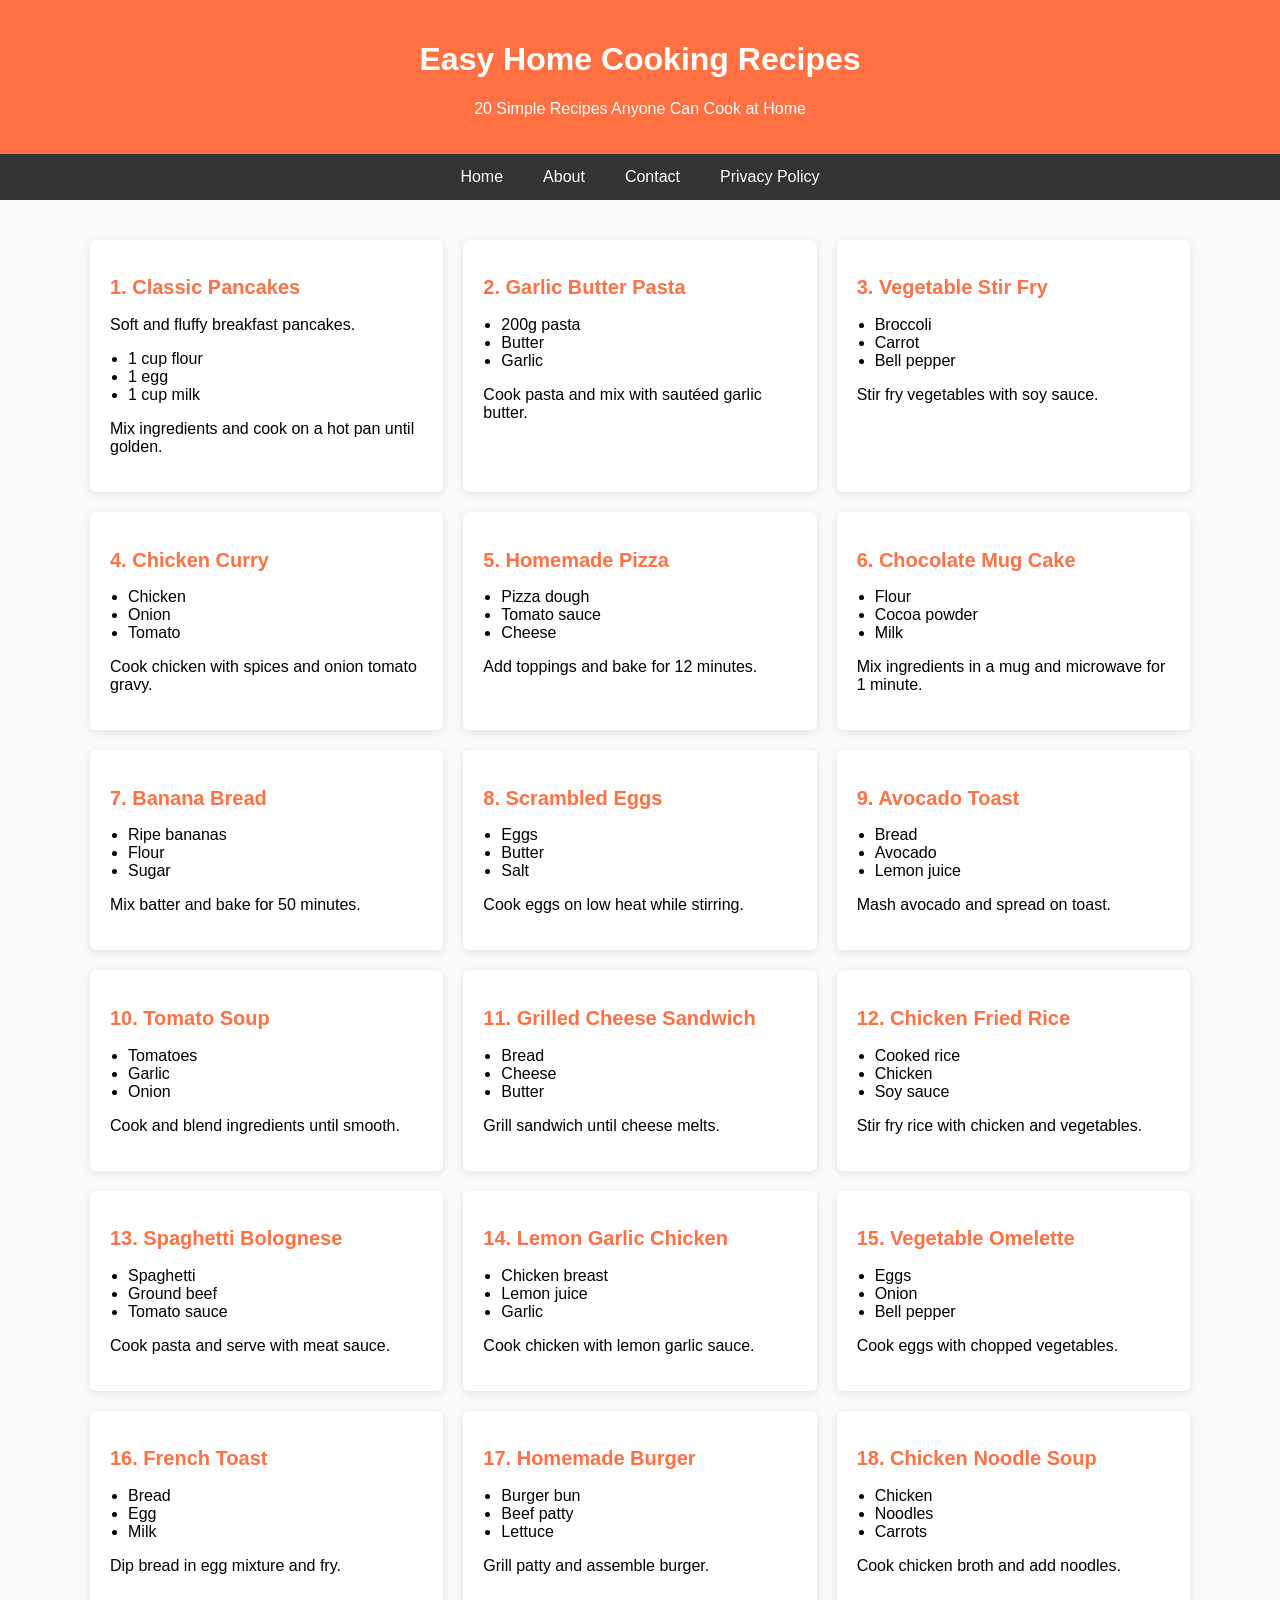
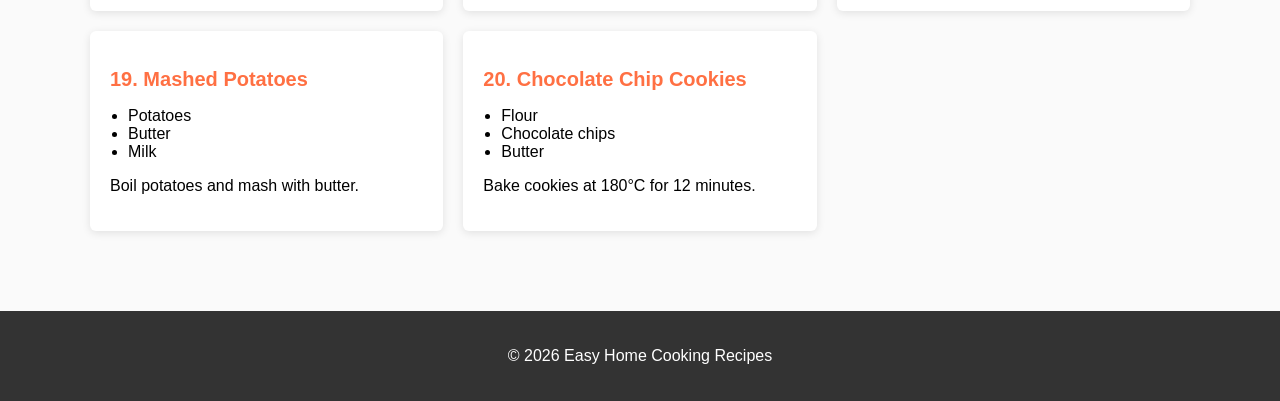
<file: index.html>
<!DOCTYPE html>
<html lang="en">
<head>
<meta charset="UTF-8">
<meta name="viewport" content="width=device-width, initial-scale=1.0">

<title>Home Cooking Recipes |Simple Recipes</title>
<meta name="description" content="Discover 20 easy homemade recipes including pancakes, pasta, chicken curry, banana bread, and more. Simple step-by-step recipes for everyday cooking.">
<!-- Google tag (gtag.js) -->
<script async src="https://www.googletagmanager.com/gtag/js?id=AW-18007645540"></script>
<script>
  window.dataLayer = window.dataLayer || [];
  function gtag(){dataLayer.push(arguments);}
  gtag('js', new Date());

  gtag('config', 'AW-18007645540');
</script>
<style>

body{
font-family:Arial;
margin:0;
background:#fafafa;
}

header{
background:#ff7043;
color:white;
text-align:center;
padding:20px;
}

nav{
background:#333;
display:flex;
justify-content:center;
flex-wrap:wrap;
}

nav a{
color:white;
padding:14px 20px;
text-decoration:none;
}

nav a:hover{
background:#ff7043;
}

.container{
width:90%;
max-width:1100px;
margin:auto;
padding:40px 0;
}

.grid{
display:grid;
grid-template-columns:repeat(auto-fit,minmax(280px,1fr));
gap:20px;
}

.recipe{
background:white;
padding:20px;
border-radius:6px;
box-shadow:0 2px 8px rgba(0,0,0,0.1);
}

.recipe h2{
color:#ff7043;
font-size:20px;
}

ul{
padding-left:18px;
}

footer{
background:#333;
color:white;
text-align:center;
padding:20px;
margin-top:40px;
}

</style>
</head>

<body>

<header>
<h1>Easy Home Cooking Recipes</h1>
<p>20 Simple Recipes Anyone Can Cook at Home</p>
</header>

<nav>
<a href="index.html">Home</a>
<a href="about.html">About</a>
<a href="contact.html">Contact</a>
<a href="privacy.html">Privacy Policy</a>
</nav>

<div class="container">

<div class="grid">

<div class="recipe">
<h2>1. Classic Pancakes</h2>
<p>Soft and fluffy breakfast pancakes.</p>
<ul>
<li>1 cup flour</li>
<li>1 egg</li>
<li>1 cup milk</li>
</ul>
<p>Mix ingredients and cook on a hot pan until golden.</p>
</div>

<div class="recipe">
<h2>2. Garlic Butter Pasta</h2>
<ul>
<li>200g pasta</li>
<li>Butter</li>
<li>Garlic</li>
</ul>
<p>Cook pasta and mix with sautéed garlic butter.</p>
</div>

<div class="recipe">
<h2>3. Vegetable Stir Fry</h2>
<ul>
<li>Broccoli</li>
<li>Carrot</li>
<li>Bell pepper</li>
</ul>
<p>Stir fry vegetables with soy sauce.</p>
</div>

<div class="recipe">
<h2>4. Chicken Curry</h2>
<ul>
<li>Chicken</li>
<li>Onion</li>
<li>Tomato</li>
</ul>
<p>Cook chicken with spices and onion tomato gravy.</p>
</div>

<div class="recipe">
<h2>5. Homemade Pizza</h2>
<ul>
<li>Pizza dough</li>
<li>Tomato sauce</li>
<li>Cheese</li>
</ul>
<p>Add toppings and bake for 12 minutes.</p>
</div>

<div class="recipe">
<h2>6. Chocolate Mug Cake</h2>
<ul>
<li>Flour</li>
<li>Cocoa powder</li>
<li>Milk</li>
</ul>
<p>Mix ingredients in a mug and microwave for 1 minute.</p>
</div>

<div class="recipe">
<h2>7. Banana Bread</h2>
<ul>
<li>Ripe bananas</li>
<li>Flour</li>
<li>Sugar</li>
</ul>
<p>Mix batter and bake for 50 minutes.</p>
</div>

<div class="recipe">
<h2>8. Scrambled Eggs</h2>
<ul>
<li>Eggs</li>
<li>Butter</li>
<li>Salt</li>
</ul>
<p>Cook eggs on low heat while stirring.</p>
</div>

<div class="recipe">
<h2>9. Avocado Toast</h2>
<ul>
<li>Bread</li>
<li>Avocado</li>
<li>Lemon juice</li>
</ul>
<p>Mash avocado and spread on toast.</p>
</div>

<div class="recipe">
<h2>10. Tomato Soup</h2>
<ul>
<li>Tomatoes</li>
<li>Garlic</li>
<li>Onion</li>
</ul>
<p>Cook and blend ingredients until smooth.</p>
</div>

<div class="recipe">
<h2>11. Grilled Cheese Sandwich</h2>
<ul>
<li>Bread</li>
<li>Cheese</li>
<li>Butter</li>
</ul>
<p>Grill sandwich until cheese melts.</p>
</div>

<div class="recipe">
<h2>12. Chicken Fried Rice</h2>
<ul>
<li>Cooked rice</li>
<li>Chicken</li>
<li>Soy sauce</li>
</ul>
<p>Stir fry rice with chicken and vegetables.</p>
</div>

<div class="recipe">
<h2>13. Spaghetti Bolognese</h2>
<ul>
<li>Spaghetti</li>
<li>Ground beef</li>
<li>Tomato sauce</li>
</ul>
<p>Cook pasta and serve with meat sauce.</p>
</div>

<div class="recipe">
<h2>14. Lemon Garlic Chicken</h2>
<ul>
<li>Chicken breast</li>
<li>Lemon juice</li>
<li>Garlic</li>
</ul>
<p>Cook chicken with lemon garlic sauce.</p>
</div>

<div class="recipe">
<h2>15. Vegetable Omelette</h2>
<ul>
<li>Eggs</li>
<li>Onion</li>
<li>Bell pepper</li>
</ul>
<p>Cook eggs with chopped vegetables.</p>
</div>

<div class="recipe">
<h2>16. French Toast</h2>
<ul>
<li>Bread</li>
<li>Egg</li>
<li>Milk</li>
</ul>
<p>Dip bread in egg mixture and fry.</p>
</div>

<div class="recipe">
<h2>17. Homemade Burger</h2>
<ul>
<li>Burger bun</li>
<li>Beef patty</li>
<li>Lettuce</li>
</ul>
<p>Grill patty and assemble burger.</p>
</div>

<div class="recipe">
<h2>18. Chicken Noodle Soup</h2>
<ul>
<li>Chicken</li>
<li>Noodles</li>
<li>Carrots</li>
</ul>
<p>Cook chicken broth and add noodles.</p>
</div>

<div class="recipe">
<h2>19. Mashed Potatoes</h2>
<ul>
<li>Potatoes</li>
<li>Butter</li>
<li>Milk</li>
</ul>
<p>Boil potatoes and mash with butter.</p>
</div>

<div class="recipe">
<h2>20. Chocolate Chip Cookies</h2>
<ul>
<li>Flour</li>
<li>Chocolate chips</li>
<li>Butter</li>
</ul>
<p>Bake cookies at 180°C for 12 minutes.</p>
</div>

</div>

</div>

<footer>
<p>© 2026 Easy Home Cooking Recipes</p>
</footer>

</body>
</html>
</file>
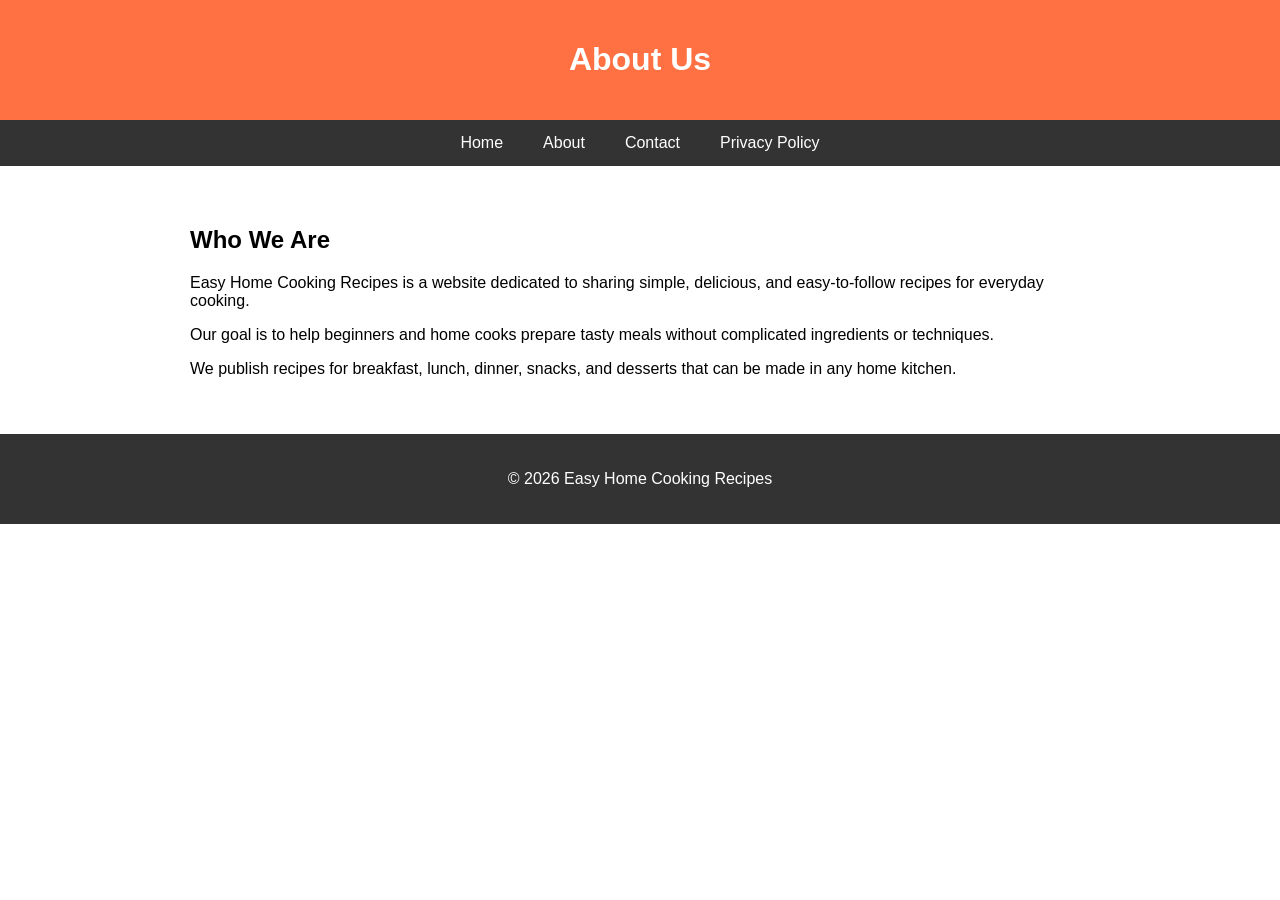
<file: about.html>
<!DOCTYPE html>
<html>
<head>
<title>About Us - Easy Home Cooking Recipes</title>
<meta name="viewport" content="width=device-width, initial-scale=1">

<style>

body{
font-family:Arial;
margin:0;
}

header{
background:#ff7043;
color:white;
padding:20px;
text-align:center;
}

nav{
background:#333;
display:flex;
justify-content:center;
}

nav a{
color:white;
padding:14px 20px;
text-decoration:none;
}

nav a:hover{
background:#ff7043;
}

.container{
width:90%;
max-width:900px;
margin:auto;
padding:40px;
}

footer{
background:#333;
color:white;
text-align:center;
padding:20px;
}

</style>

</head>

<body>

<header>
<h1>About Us</h1>
</header>

<nav>
<a href="index.html">Home</a>
<a href="about.html">About</a>
<a href="contact.html">Contact</a>
<a href="privacy.html">Privacy Policy</a>
</nav>

<div class="container">

<h2>Who We Are</h2>

<p>
Easy Home Cooking Recipes is a website dedicated to sharing simple, delicious, and easy-to-follow recipes for everyday cooking.
</p>

<p>
Our goal is to help beginners and home cooks prepare tasty meals without complicated ingredients or techniques.
</p>

<p>
We publish recipes for breakfast, lunch, dinner, snacks, and desserts that can be made in any home kitchen.
</p>

</div>

<footer>
<p>© 2026 Easy Home Cooking Recipes</p>
</footer>

</body>
</html>
</file>
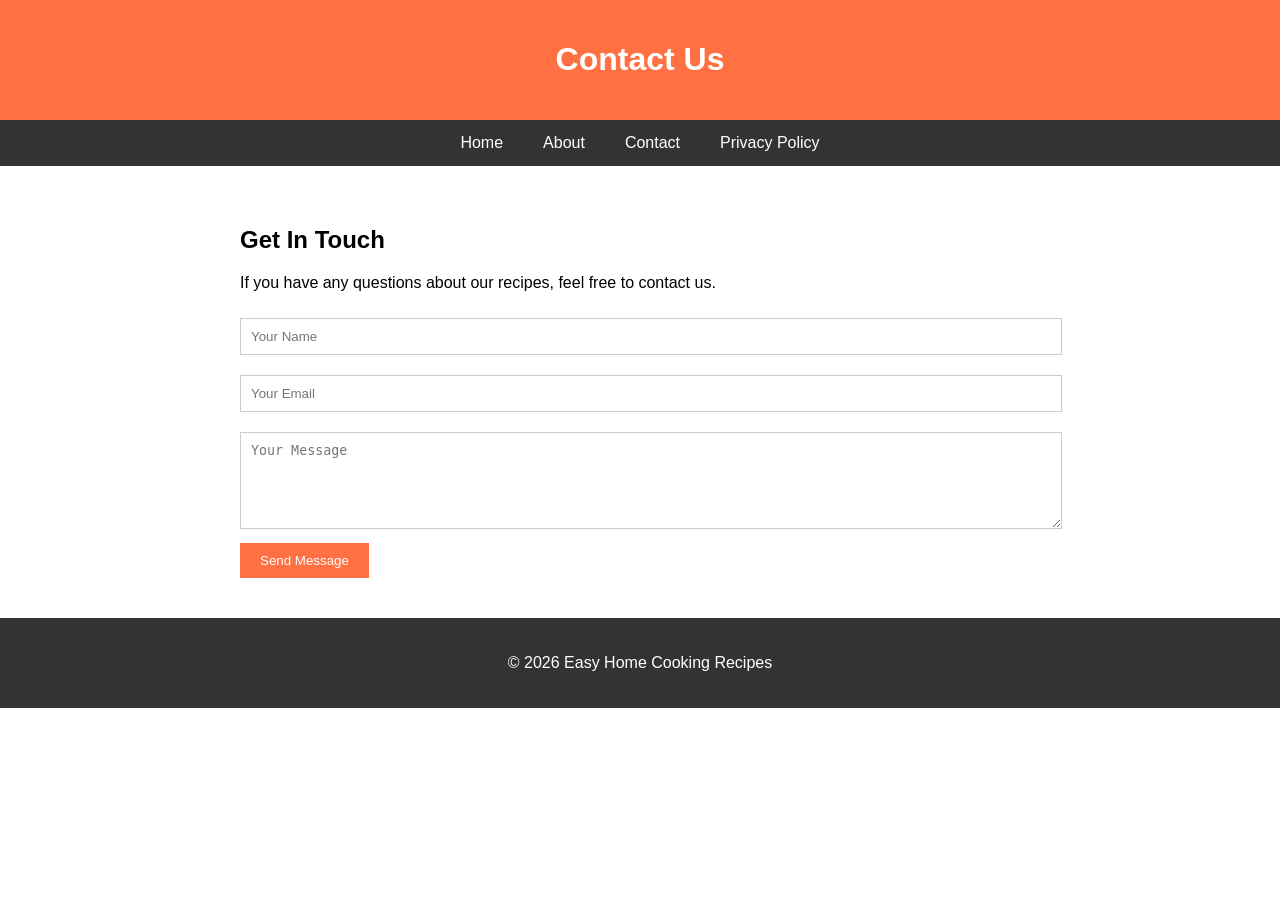
<file: contact.html>
<!DOCTYPE html>
<html>
<head>
<title>Contact Us - Easy Home Cooking Recipes</title>
<meta name="viewport" content="width=device-width, initial-scale=1">

<style>

body{
font-family:Arial;
margin:0;
}

header{
background:#ff7043;
color:white;
padding:20px;
text-align:center;
}

nav{
background:#333;
display:flex;
justify-content:center;
}

nav a{
color:white;
padding:14px 20px;
text-decoration:none;
}

nav a:hover{
background:#ff7043;
}

.container{
width:90%;
max-width:800px;
margin:auto;
padding:40px;
}

input, textarea{
width:100%;
padding:10px;
margin:10px 0;
border:1px solid #ccc;
}

button{
background:#ff7043;
color:white;
padding:10px 20px;
border:none;
}

footer{
background:#333;
color:white;
text-align:center;
padding:20px;
}

</style>

</head>

<body>

<header>
<h1>Contact Us</h1>
</header>

<nav>
<a href="index.html">Home</a>
<a href="about.html">About</a>
<a href="contact.html">Contact</a>
<a href="privacy.html">Privacy Policy</a>
</nav>

<div class="container">

<h2>Get In Touch</h2>

<p>If you have any questions about our recipes, feel free to contact us.</p>

<form>
<input type="text" placeholder="Your Name" required>
<input type="email" placeholder="Your Email" required>
<textarea placeholder="Your Message" rows="5"></textarea>
<button type="submit">Send Message</button>
</form>

</div>

<footer>
<p>© 2026 Easy Home Cooking Recipes</p>
</footer>

</body>
</html>
</file>
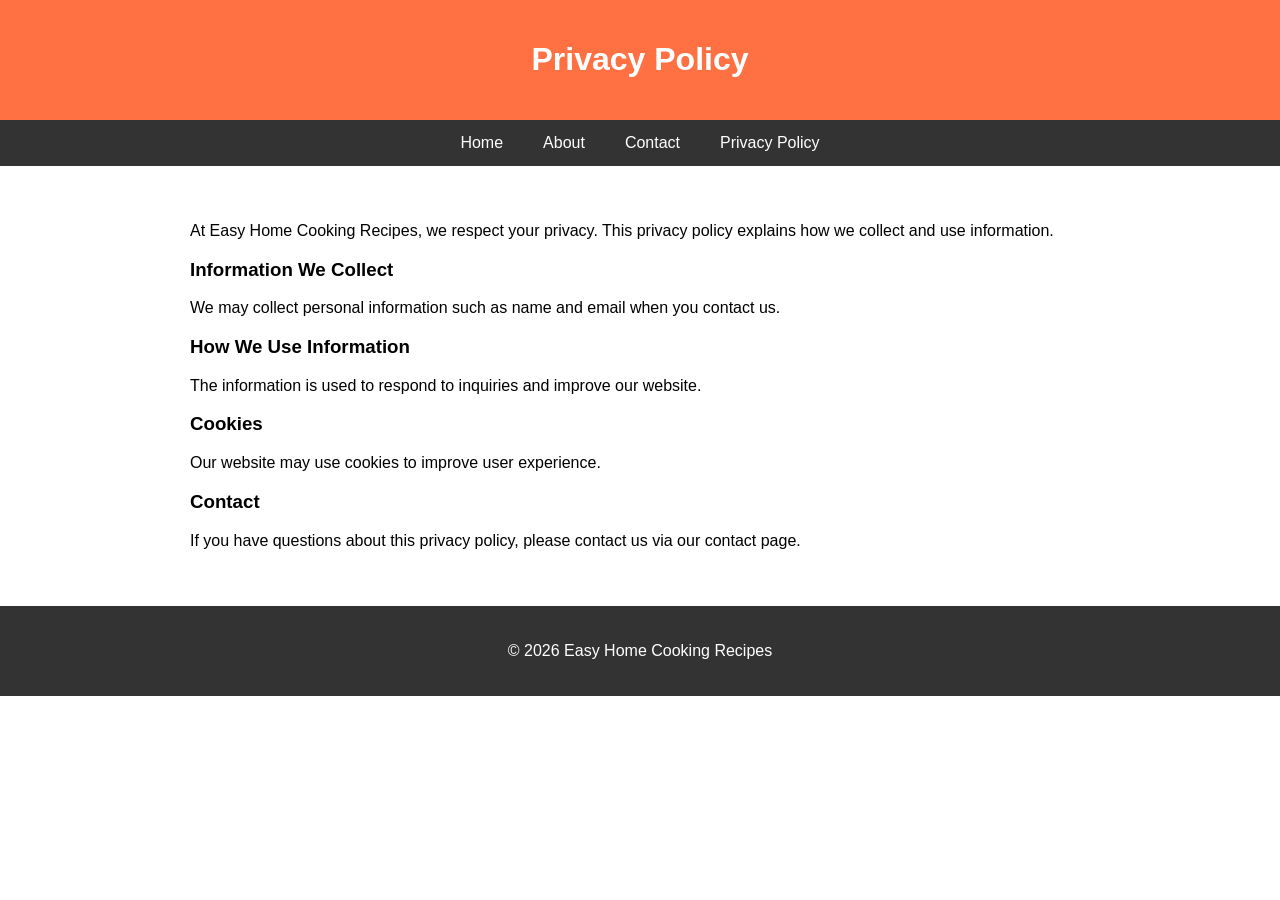
<file: privacy.html>
<!DOCTYPE html>
<html>
<head>
<title>Privacy Policy - Easy Home Cooking Recipes</title>
<meta name="viewport" content="width=device-width, initial-scale=1">

<style>

body{
font-family:Arial;
margin:0;
}

header{
background:#ff7043;
color:white;
padding:20px;
text-align:center;
}

nav{
background:#333;
display:flex;
justify-content:center;
}

nav a{
color:white;
padding:14px 20px;
text-decoration:none;
}

nav a:hover{
background:#ff7043;
}

.container{
width:90%;
max-width:900px;
margin:auto;
padding:40px;
}

footer{
background:#333;
color:white;
text-align:center;
padding:20px;
}

</style>

</head>

<body>

<header>
<h1>Privacy Policy</h1>
</header>

<nav>
<a href="index.html">Home</a>
<a href="about.html">About</a>
<a href="contact.html">Contact</a>
<a href="privacy.html">Privacy Policy</a>
</nav>

<div class="container">

<p>
At Easy Home Cooking Recipes, we respect your privacy. This privacy policy explains how we collect and use information.
</p>

<h3>Information We Collect</h3>

<p>
We may collect personal information such as name and email when you contact us.
</p>

<h3>How We Use Information</h3>

<p>
The information is used to respond to inquiries and improve our website.
</p>

<h3>Cookies</h3>

<p>
Our website may use cookies to improve user experience.
</p>

<h3>Contact</h3>

<p>
If you have questions about this privacy policy, please contact us via our contact page.
</p>

</div>

<footer>
<p>© 2026 Easy Home Cooking Recipes</p>
</footer>

</body>
</html>
</file>
